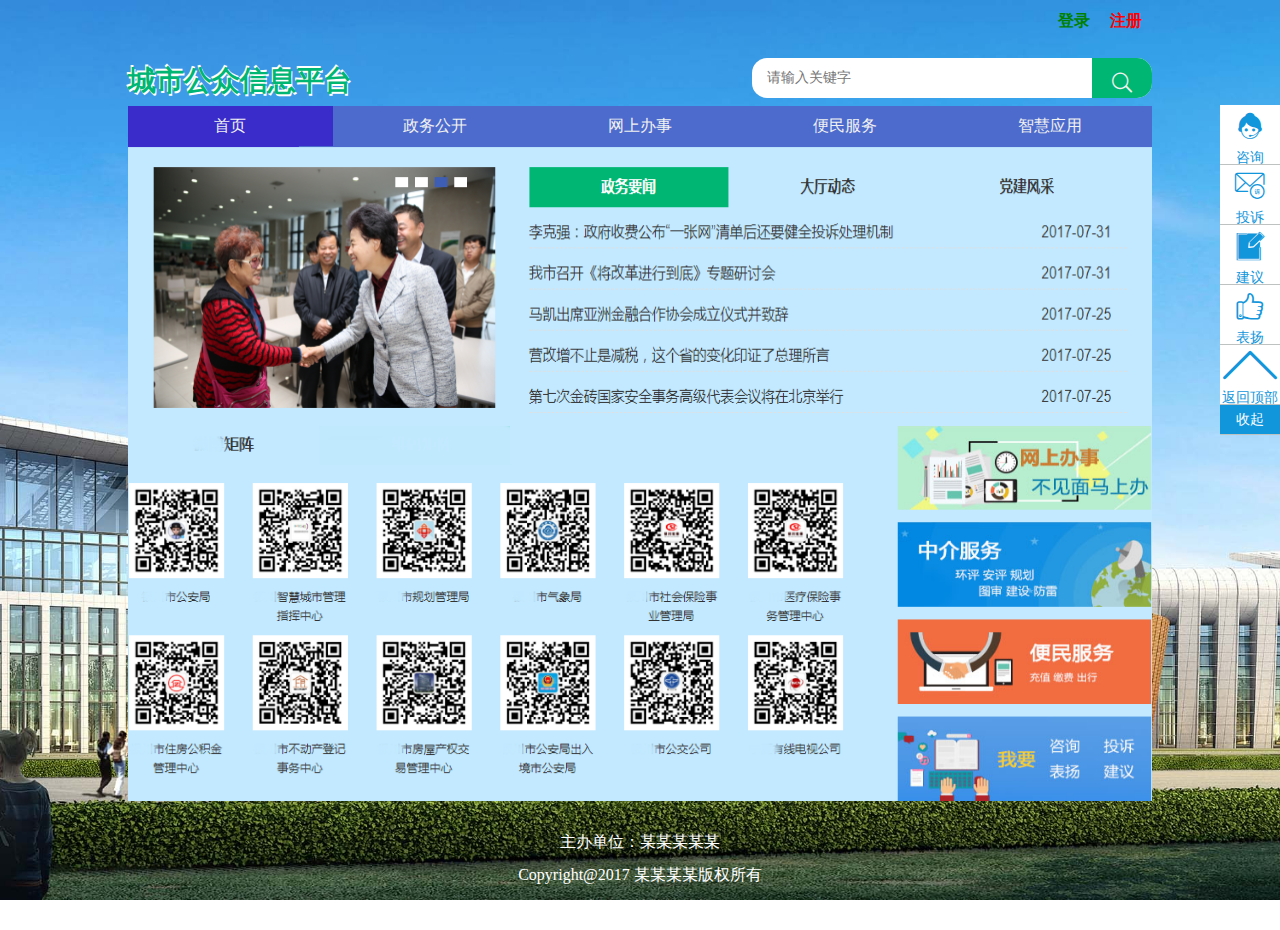
<file: index.html>
<!DOCTYPE html>
<html lang="en">
<head>
    <meta charset="UTF-8">
    <meta http-equiv="X-UA-Compatible" content="IE=edge">
    <meta name="viewport" content="width=device-width, initial-scale=1,user-scalable=0">
    <title>城市公众信息服务</title>
    <link rel="stylesheet" href="lib/bootstrap/css/bootstrap.min.css">
    <link rel="stylesheet" href="lib/font/iconfont.css">
    <link rel="stylesheet" href="css/base.css">
    <link rel="stylesheet" href="css/index.css">
    <!--[if lt IE 9]>
    <script src="lib/html5shiv/html5shiv.min.js"></script>
    <script src="lib/respond/respond.js"></script>
    <![endif]-->
</head>
<body>
<div class="box-wrap">
    <header class="header">
        <div class="login-module">
            <ul class="clearfix">
                <li><a href="javascript:;" class="register">注册</a></li>
                <li><a href="personInfo.html" target="_blank" class="login">登录</a></li>
            </ul>
        </div>
        <div class="header-content clearfix">
            <h1 class="logo">
                <a href="index.html">城市公众信息平台</a>
            </h1>
            <div class="search">
                <input type="text" placeholder="请输入关键字">
                <a href="javascript:;" class="search-icon">
                    <i class="iconfont icon-sousuo"></i>
                </a>
            </div>
        </div>
    </header>
    <div class="sidebar">
        <ul>
            <li class="sidebar-item">
                <i class="iconfont icon-zixun"></i>
                <p>咨询</p>
            </li>
            <li class="sidebar-item">
                <i class="iconfont icon-tousu"></i>
                <p>投诉</p>
            </li>
            <li class="sidebar-item">
                <i class="iconfont icon-jianyi"></i>
                <p>建议</p>
            </li>
            <li class="sidebar-item">
                <i class="iconfont icon-biaoyang"></i>
                <p>表扬</p>
            </li>
            <li class="sidebar-item">
                <i class="iconfont icon-fanhuidingbu"></i>
                <p>返回顶部</p>
            </li>
            <li class="sidebar-item sidebar-hide">收起</li>
        </ul>
    </div>
    <div class="content-wrap">
        <ul class="content-nav clearfix">
            <li class="content-nav-item content-nav-active">首页</li>
            <li class="content-nav-item">政务公开</li>
            <li class="content-nav-item">网上办事</li>
            <li class="content-nav-item">便民服务</li>
            <li class="content-nav-item">智慧应用</li>
        </ul>
        <ul class="nav-item-details">
            <li class="details-item page1 main-active">
                <div class="content">
                    <div class="info">
                        <img src="imgs/01.png" alt="">
                    </div>
                    <div class="service clearfix">
                        <div class="left">
                            <img src="imgs/02.png" alt="">
                        </div>
                        <div class="right">
                            <img src="imgs/03.png" alt="">
                        </div>
                    </div>
                </div>
            </li>
            <li class="details-item page2">
                <img src="imgs/04.png" alt="">
            </li>
            <li class="details-item page3">
                <img src="imgs/05.png" alt="">
            </li>
            <li class="details-item page4">
                <img src="imgs/06.png" alt="">
            </li>
            <li class="details-item page5">
                <ul class="smart clearfix">
                    <li class="smart-item">
                        <div class="smart-item-wrap">
                            <i class="iconfont icon-zhihuijiaotong" style="color:forestgreen"></i>
                            <p class="smart-item-topic">智慧交通</p>
                        </div>
                    </li>
                    <li class="smart-item">
                        <div class="smart-item-wrap">
                            <i class="iconfont icon-yiliao" style="color:orangered"></i>
                            <p class="smart-item-topic">智慧医疗</p>
                        </div>
                    </li>
                    <li class="smart-item">
                        <div class="smart-item-wrap">
                            <i class="iconfont icon-zhihuishequ" style="color:skyblue"></i>
                            <p class="smart-item-topic">智慧社区</p>
                        </div>
                    </li>
                    <li class="smart-item">
                        <div class="smart-item-wrap">
                            <i class="iconfont icon-zhihuijiaoyu" style="color:orange"></i>
                            <p class="smart-item-topic">智慧教育</p>
                        </div>
                    </li>
                </ul>
            </li>
        </ul>
        <div class="page-register"></div>
        <footer class="footer">
            <p>主办单位：某某某某某</p>
            <p>Copyright@2017&nbsp;某某某某版权所有</p>
            <p>备案：某某某某某某</p>
        </footer>
    </div>
</div>
<script src="lib/jquery/jquery.min.js"></script>
<script src="lib/bootstrap/js/bootstrap.min.js"></script>
<script src="js/index.js"></script>
</body>
</html>
</file>
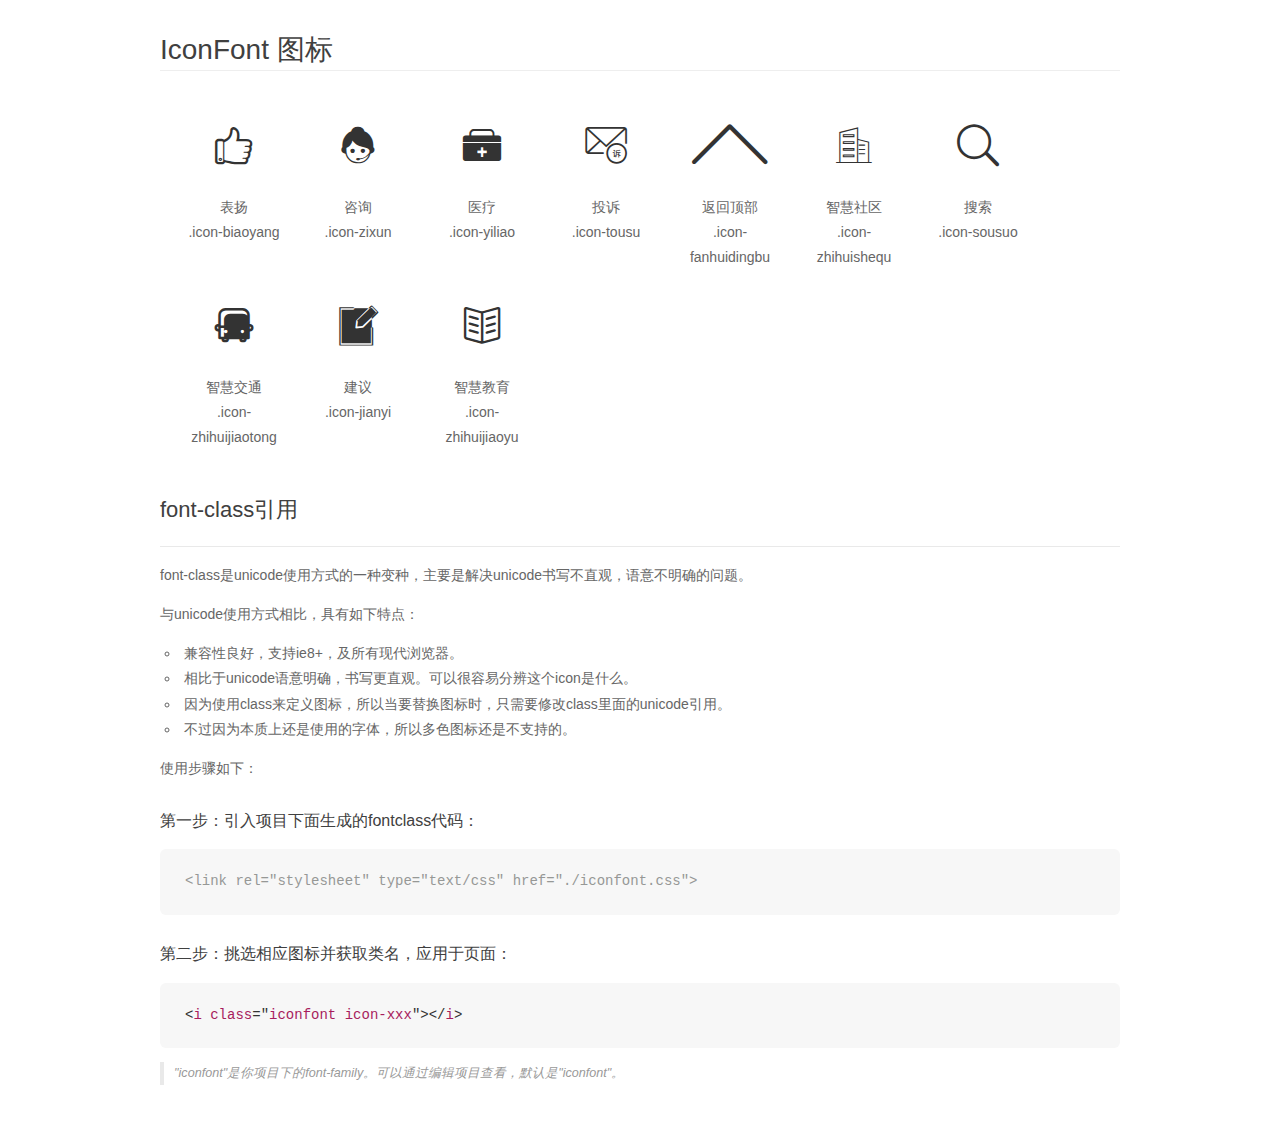
<file: lib/font/demo_fontclass.html>
<!DOCTYPE html>
<html>
<head>
    <meta charset="utf-8"/>
    <title>IconFont</title>
    <link rel="stylesheet" href="demo.css">
    <link rel="stylesheet" href="iconfont.css">
</head>
<body>
<div class="main markdown">
    <h1>IconFont 图标</h1>
    <ul class="icon_lists clear">

        <li>
            <i class="icon iconfont icon-biaoyang"></i>
            <div class="name">表扬</div>
            <div class="fontclass">.icon-biaoyang</div>
        </li>

        <li>
            <i class="icon iconfont icon-zixun"></i>
            <div class="name">咨询</div>
            <div class="fontclass">.icon-zixun</div>
        </li>

        <li>
            <i class="icon iconfont icon-yiliao"></i>
            <div class="name">医疗</div>
            <div class="fontclass">.icon-yiliao</div>
        </li>

        <li>
            <i class="icon iconfont icon-tousu"></i>
            <div class="name">投诉</div>
            <div class="fontclass">.icon-tousu</div>
        </li>

        <li>
            <i class="icon iconfont icon-fanhuidingbu"></i>
            <div class="name">返回顶部</div>
            <div class="fontclass">.icon-fanhuidingbu</div>
        </li>

        <li>
            <i class="icon iconfont icon-zhihuishequ"></i>
            <div class="name">智慧社区</div>
            <div class="fontclass">.icon-zhihuishequ</div>
        </li>

        <li>
            <i class="icon iconfont icon-sousuo"></i>
            <div class="name">搜索</div>
            <div class="fontclass">.icon-sousuo</div>
        </li>

        <li>
            <i class="icon iconfont icon-zhihuijiaotong"></i>
            <div class="name">智慧交通</div>
            <div class="fontclass">.icon-zhihuijiaotong</div>
        </li>

        <li>
            <i class="icon iconfont icon-jianyi"></i>
            <div class="name">建议</div>
            <div class="fontclass">.icon-jianyi</div>
        </li>

        <li>
            <i class="icon iconfont icon-zhihuijiaoyu"></i>
            <div class="name">智慧教育</div>
            <div class="fontclass">.icon-zhihuijiaoyu</div>
        </li>

    </ul>

    <h2 id="font-class-">font-class引用</h2>
    <hr>

    <p>font-class是unicode使用方式的一种变种，主要是解决unicode书写不直观，语意不明确的问题。</p>
    <p>与unicode使用方式相比，具有如下特点：</p>
    <ul>
        <li>兼容性良好，支持ie8+，及所有现代浏览器。</li>
        <li>相比于unicode语意明确，书写更直观。可以很容易分辨这个icon是什么。</li>
        <li>因为使用class来定义图标，所以当要替换图标时，只需要修改class里面的unicode引用。</li>
        <li>不过因为本质上还是使用的字体，所以多色图标还是不支持的。</li>
    </ul>
    <p>使用步骤如下：</p>
    <h3 id="-fontclass-">第一步：引入项目下面生成的fontclass代码：</h3>


    <pre><code class="lang-js hljs javascript"><span class="hljs-comment">&lt;link rel="stylesheet" type="text/css" href="./iconfont.css"&gt;</span></code></pre>
    <h3 id="-">第二步：挑选相应图标并获取类名，应用于页面：</h3>
    <pre><code class="lang-css hljs">&lt;<span class="hljs-selector-tag">i</span> <span
            class="hljs-selector-tag">class</span>="<span class="hljs-selector-tag">iconfont</span> <span
            class="hljs-selector-tag">icon-xxx</span>"&gt;&lt;/<span class="hljs-selector-tag">i</span>&gt;</code></pre>
    <blockquote>
        <p>"iconfont"是你项目下的font-family。可以通过编辑项目查看，默认是"iconfont"。</p>
    </blockquote>
</div>
</body>
</html>
</file>
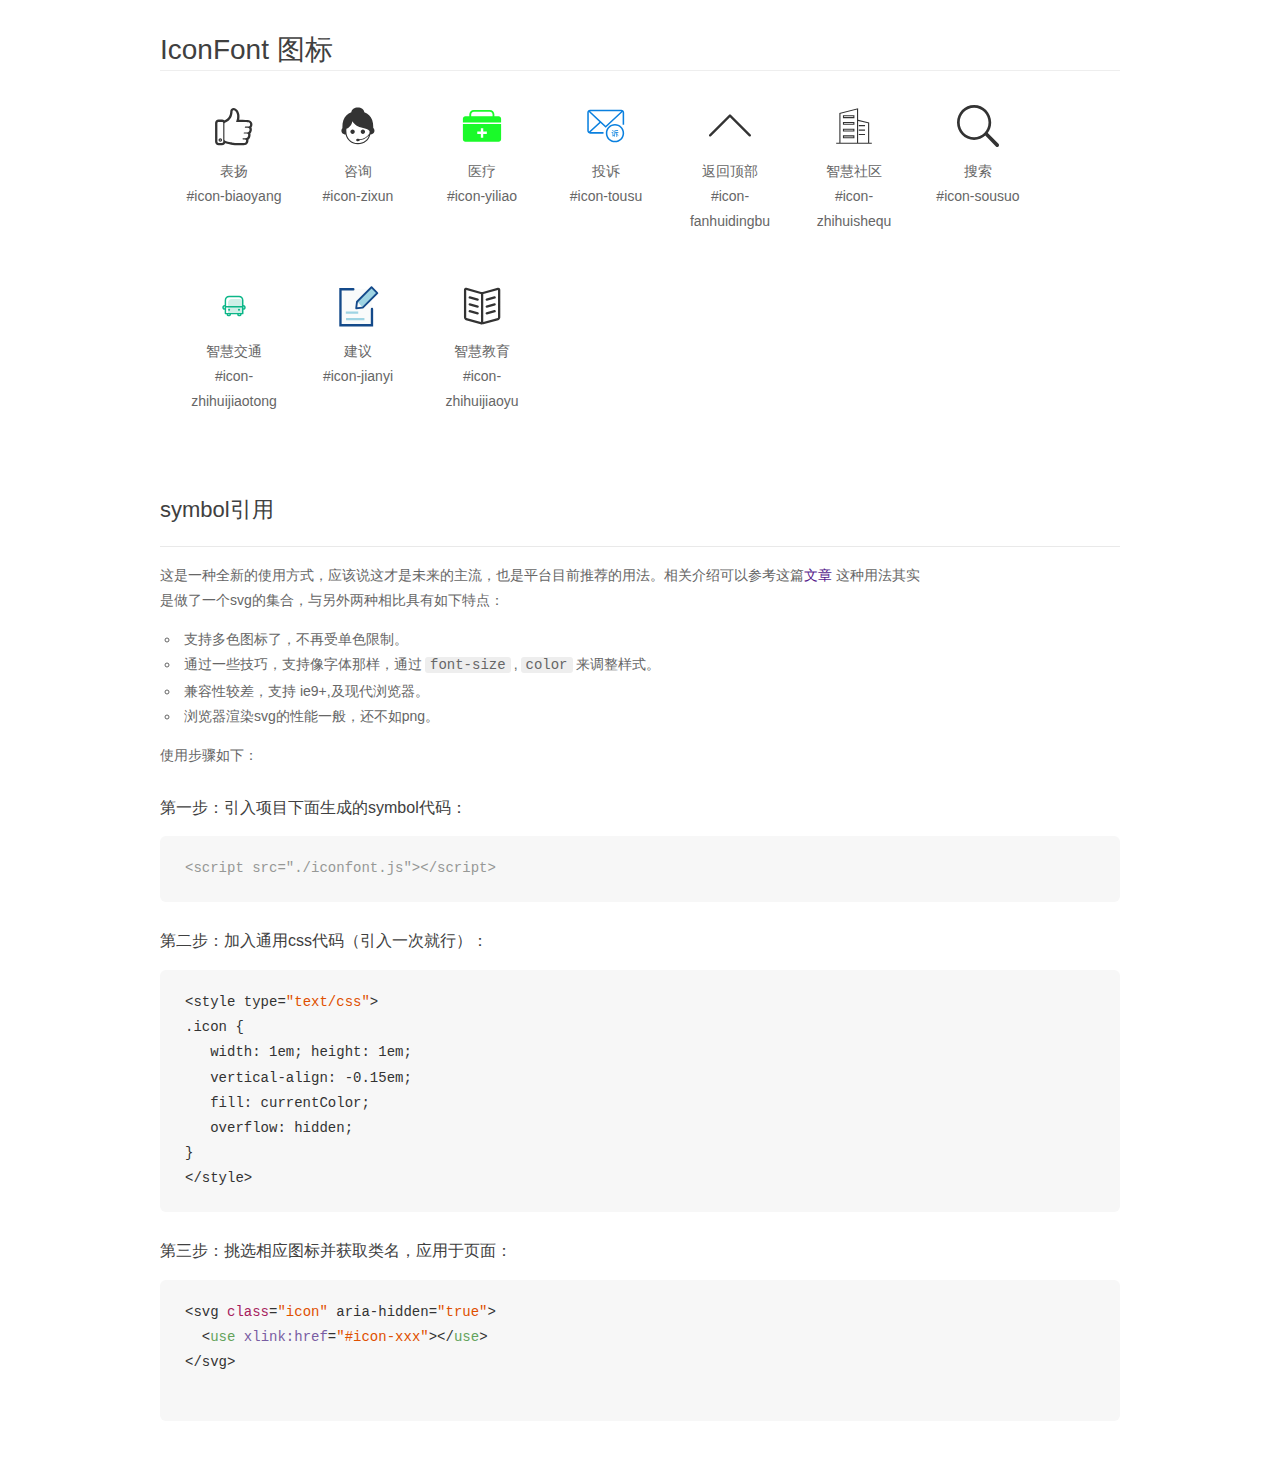
<file: lib/font/demo_symbol.html>
<!DOCTYPE html>
<html>
<head>
    <meta charset="utf-8"/>
    <title>IconFont</title>
    <link rel="stylesheet" href="demo.css">
    <script src="iconfont.js"></script>

    <style type="text/css">
        .icon {
            /* 通过设置 font-size 来改变图标大小 */
            width: 1em;
            height: 1em;
            /* 图标和文字相邻时，垂直对齐 */
            vertical-align: -0.15em;
            /* 通过设置 color 来改变 SVG 的颜色/fill */
            fill: currentColor;
            /* path 和 stroke 溢出 viewBox 部分在 IE 下会显示
               normalize.css 中也包含这行 */
            overflow: hidden;
        }

    </style>
</head>
<body>
<div class="main markdown">
    <h1>IconFont 图标</h1>
    <ul class="icon_lists clear">

        <li>
            <svg class="icon" aria-hidden="true">
                <use xlink:href="#icon-biaoyang"></use>
            </svg>
            <div class="name">表扬</div>
            <div class="fontclass">#icon-biaoyang</div>
        </li>

        <li>
            <svg class="icon" aria-hidden="true">
                <use xlink:href="#icon-zixun"></use>
            </svg>
            <div class="name">咨询</div>
            <div class="fontclass">#icon-zixun</div>
        </li>

        <li>
            <svg class="icon" aria-hidden="true">
                <use xlink:href="#icon-yiliao"></use>
            </svg>
            <div class="name">医疗</div>
            <div class="fontclass">#icon-yiliao</div>
        </li>

        <li>
            <svg class="icon" aria-hidden="true">
                <use xlink:href="#icon-tousu"></use>
            </svg>
            <div class="name">投诉</div>
            <div class="fontclass">#icon-tousu</div>
        </li>

        <li>
            <svg class="icon" aria-hidden="true">
                <use xlink:href="#icon-fanhuidingbu"></use>
            </svg>
            <div class="name">返回顶部</div>
            <div class="fontclass">#icon-fanhuidingbu</div>
        </li>

        <li>
            <svg class="icon" aria-hidden="true">
                <use xlink:href="#icon-zhihuishequ"></use>
            </svg>
            <div class="name">智慧社区</div>
            <div class="fontclass">#icon-zhihuishequ</div>
        </li>

        <li>
            <svg class="icon" aria-hidden="true">
                <use xlink:href="#icon-sousuo"></use>
            </svg>
            <div class="name">搜索</div>
            <div class="fontclass">#icon-sousuo</div>
        </li>

        <li>
            <svg class="icon" aria-hidden="true">
                <use xlink:href="#icon-zhihuijiaotong"></use>
            </svg>
            <div class="name">智慧交通</div>
            <div class="fontclass">#icon-zhihuijiaotong</div>
        </li>

        <li>
            <svg class="icon" aria-hidden="true">
                <use xlink:href="#icon-jianyi"></use>
            </svg>
            <div class="name">建议</div>
            <div class="fontclass">#icon-jianyi</div>
        </li>

        <li>
            <svg class="icon" aria-hidden="true">
                <use xlink:href="#icon-zhihuijiaoyu"></use>
            </svg>
            <div class="name">智慧教育</div>
            <div class="fontclass">#icon-zhihuijiaoyu</div>
        </li>

    </ul>


    <h2 id="symbol-">symbol引用</h2>
    <hr>

    <p>这是一种全新的使用方式，应该说这才是未来的主流，也是平台目前推荐的用法。相关介绍可以参考这篇<a href="">文章</a>
        这种用法其实是做了一个svg的集合，与另外两种相比具有如下特点：</p>
    <ul>
        <li>支持多色图标了，不再受单色限制。</li>
        <li>通过一些技巧，支持像字体那样，通过<code>font-size</code>,<code>color</code>来调整样式。</li>
        <li>兼容性较差，支持 ie9+,及现代浏览器。</li>
        <li>浏览器渲染svg的性能一般，还不如png。</li>
    </ul>
    <p>使用步骤如下：</p>
    <h3 id="-symbol-">第一步：引入项目下面生成的symbol代码：</h3>
    <pre><code class="lang-js hljs javascript"><span class="hljs-comment">&lt;script src="./iconfont.js"&gt;&lt;/script&gt;</span></code></pre>
    <h3 id="-css-">第二步：加入通用css代码（引入一次就行）：</h3>
    <pre><code class="lang-js hljs javascript">&lt;style type=<span class="hljs-string">"text/css"</span>&gt;
.icon {
   width: <span class="hljs-number">1</span>em; height: <span class="hljs-number">1</span>em;
   vertical-align: <span class="hljs-number">-0.15</span>em;
   fill: currentColor;
   overflow: hidden;
}
&lt;<span class="hljs-regexp">/style&gt;</span></code></pre>
    <h3 id="-">第三步：挑选相应图标并获取类名，应用于页面：</h3>
    <pre><code class="lang-js hljs javascript">&lt;svg <span class="hljs-class"><span class="hljs-keyword">class</span></span>=<span
            class="hljs-string">"icon"</span> aria-hidden=<span class="hljs-string">"true"</span>&gt;<span
            class="xml"><span class="hljs-tag">
  &lt;<span class="hljs-name">use</span> <span class="hljs-attr">xlink:href</span>=<span
            class="hljs-string">"#icon-xxx"</span>&gt;</span><span class="hljs-tag">&lt;/<span
            class="hljs-name">use</span>&gt;</span>
</span>&lt;<span class="hljs-regexp">/svg&gt;
        </span></code></pre>
</div>
</body>
</html>
</file>
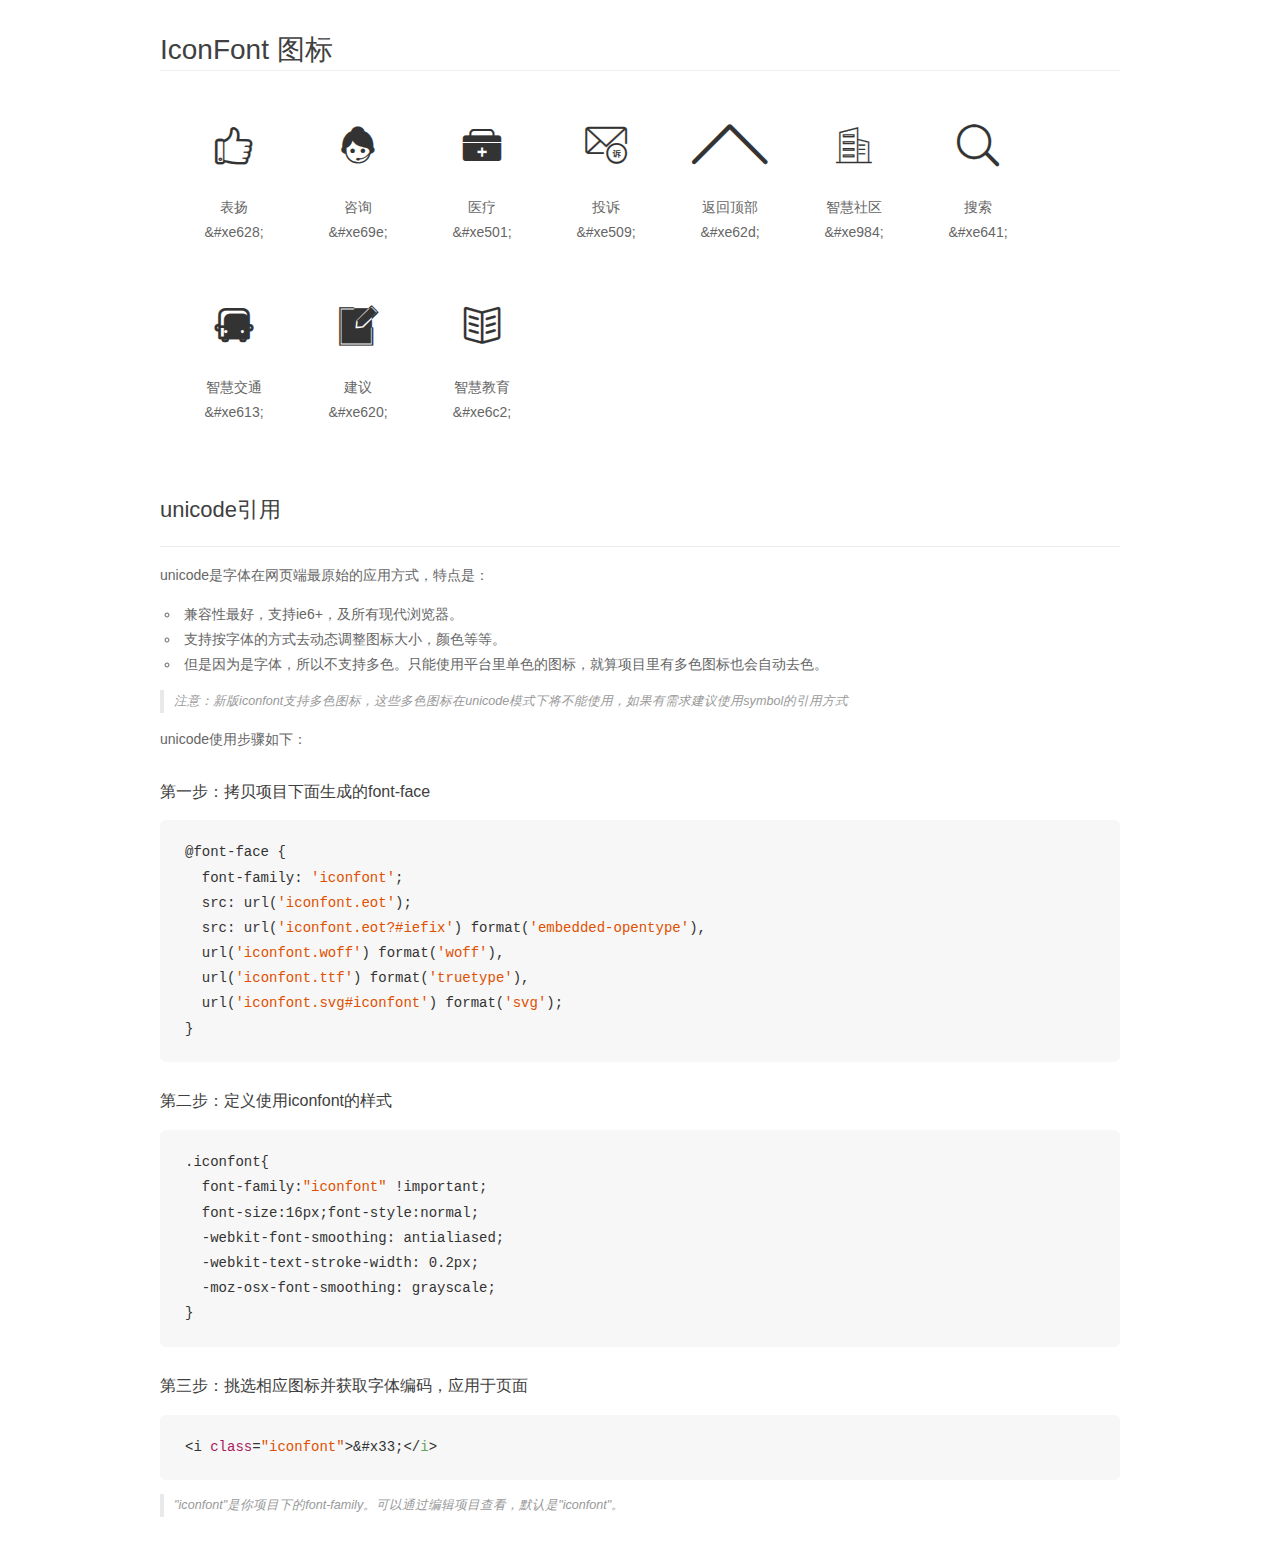
<file: lib/font/demo_unicode.html>
<!DOCTYPE html>
<html>
<head>
    <meta charset="utf-8"/>
    <title>IconFont</title>
    <link rel="stylesheet" href="demo.css">

    <style type="text/css">

        @font-face {
            font-family: "iconfont";
            src: url('iconfont.eot'); /* IE9*/
            src: url('iconfont.eot#iefix') format('embedded-opentype'), /* IE6-IE8 */ url('iconfont.woff') format('woff'), /* chrome, firefox */ url('iconfont.ttf') format('truetype'), /* chrome, firefox, opera, Safari, Android, iOS 4.2+*/ url('iconfont.svg#iconfont') format('svg'); /* iOS 4.1- */
        }

        .iconfont {
            font-family: "iconfont" !important;
            font-size: 16px;
            font-style: normal;
            -webkit-font-smoothing: antialiased;
            -webkit-text-stroke-width: 0.2px;
            -moz-osx-font-smoothing: grayscale;
        }

    </style>
</head>
<body>
<div class="main markdown">
    <h1>IconFont 图标</h1>
    <ul class="icon_lists clear">

        <li>
            <i class="icon iconfont">&#xe628;</i>
            <div class="name">表扬</div>
            <div class="code">&amp;#xe628;</div>
        </li>

        <li>
            <i class="icon iconfont">&#xe69e;</i>
            <div class="name">咨询</div>
            <div class="code">&amp;#xe69e;</div>
        </li>

        <li>
            <i class="icon iconfont">&#xe501;</i>
            <div class="name">医疗</div>
            <div class="code">&amp;#xe501;</div>
        </li>

        <li>
            <i class="icon iconfont">&#xe509;</i>
            <div class="name">投诉</div>
            <div class="code">&amp;#xe509;</div>
        </li>

        <li>
            <i class="icon iconfont">&#xe62d;</i>
            <div class="name">返回顶部</div>
            <div class="code">&amp;#xe62d;</div>
        </li>

        <li>
            <i class="icon iconfont">&#xe984;</i>
            <div class="name">智慧社区</div>
            <div class="code">&amp;#xe984;</div>
        </li>

        <li>
            <i class="icon iconfont">&#xe641;</i>
            <div class="name">搜索</div>
            <div class="code">&amp;#xe641;</div>
        </li>

        <li>
            <i class="icon iconfont">&#xe613;</i>
            <div class="name">智慧交通</div>
            <div class="code">&amp;#xe613;</div>
        </li>

        <li>
            <i class="icon iconfont">&#xe620;</i>
            <div class="name">建议</div>
            <div class="code">&amp;#xe620;</div>
        </li>

        <li>
            <i class="icon iconfont">&#xe6c2;</i>
            <div class="name">智慧教育</div>
            <div class="code">&amp;#xe6c2;</div>
        </li>

    </ul>
    <h2 id="unicode-">unicode引用</h2>
    <hr>

    <p>unicode是字体在网页端最原始的应用方式，特点是：</p>
    <ul>
        <li>兼容性最好，支持ie6+，及所有现代浏览器。</li>
        <li>支持按字体的方式去动态调整图标大小，颜色等等。</li>
        <li>但是因为是字体，所以不支持多色。只能使用平台里单色的图标，就算项目里有多色图标也会自动去色。</li>
    </ul>
    <blockquote>
        <p>注意：新版iconfont支持多色图标，这些多色图标在unicode模式下将不能使用，如果有需求建议使用symbol的引用方式</p>
    </blockquote>
    <p>unicode使用步骤如下：</p>
    <h3 id="-font-face">第一步：拷贝项目下面生成的font-face</h3>
    <pre><code class="lang-js hljs javascript">@font-face {
  font-family: <span class="hljs-string">'iconfont'</span>;
  src: url(<span class="hljs-string">'iconfont.eot'</span>);
  src: url(<span class="hljs-string">'iconfont.eot?#iefix'</span>) format(<span
                class="hljs-string">'embedded-opentype'</span>),
  url(<span class="hljs-string">'iconfont.woff'</span>) format(<span class="hljs-string">'woff'</span>),
  url(<span class="hljs-string">'iconfont.ttf'</span>) format(<span class="hljs-string">'truetype'</span>),
  url(<span class="hljs-string">'iconfont.svg#iconfont'</span>) format(<span class="hljs-string">'svg'</span>);
}
</code></pre>
    <h3 id="-iconfont-">第二步：定义使用iconfont的样式</h3>
    <pre><code class="lang-js hljs javascript">.iconfont{
  font-family:<span class="hljs-string">"iconfont"</span> !important;
  font-size:<span class="hljs-number">16</span>px;font-style:normal;
  -webkit-font-smoothing: antialiased;
  -webkit-text-stroke-width: <span class="hljs-number">0.2</span>px;
  -moz-osx-font-smoothing: grayscale;
}
</code></pre>
    <h3 id="-">第三步：挑选相应图标并获取字体编码，应用于页面</h3>
    <pre><code class="lang-js hljs javascript">&lt;i <span class="hljs-class"><span
            class="hljs-keyword">class</span></span>=<span class="hljs-string">"iconfont"</span>&gt;&amp;#x33;<span
            class="xml"><span class="hljs-tag">&lt;/<span class="hljs-name">i</span>&gt;</span></span></code></pre>

    <blockquote>
        <p>"iconfont"是你项目下的font-family。可以通过编辑项目查看，默认是"iconfont"。</p>
    </blockquote>
</div>


</body>
</html>
</file>
<file: lib/font/iconfont.css>
@font-face {
    font-family: "iconfont";
    src: url('iconfont.eot?t=1501550752004'); /* IE9*/
    src: url('iconfont.eot?t=1501550752004#iefix') format('embedded-opentype'), /* IE6-IE8 */ url('iconfont.woff?t=1501550752004') format('woff'), /* chrome, firefox */ url('iconfont.ttf?t=1501550752004') format('truetype'), /* chrome, firefox, opera, Safari, Android, iOS 4.2+*/ url('iconfont.svg?t=1501550752004#iconfont') format('svg'); /* iOS 4.1- */
}

.iconfont {
    font-family: "iconfont" !important;
    font-size: 16px;
    font-style: normal;
    -webkit-font-smoothing: antialiased;
    -moz-osx-font-smoothing: grayscale;
}

.icon-biaoyang:before {
    content: "\e628";
}

.icon-zixun:before {
    content: "\e69e";
}

.icon-yiliao:before {
    content: "\e501";
}

.icon-tousu:before {
    content: "\e509";
}

.icon-fanhuidingbu:before {
    content: "\e62d";
}

.icon-zhihuishequ:before {
    content: "\e984";
}

.icon-sousuo:before {
    content: "\e641";
}

.icon-zhihuijiaotong:before {
    content: "\e613";
}

.icon-jianyi:before {
    content: "\e620";
}

.icon-zhihuijiaoyu:before {
    content: "\e6c2";
}
</file>
<file: css/index.css>
@charset "UTF-8";
html body {
  position: relative;
  width: 100%;
  min-width: 1250px;
  background: url("../imgs/bg.jpg") no-repeat center center fixed;
  -webkit-background-size: auto 100%;
  background-size: auto 100%;
}
html body .box-wrap {
  width: 100%;
}
html body .box-wrap .header {
  width: 80%;
  margin: 0 auto;
}
html body .box-wrap .header .login-module ul li {
  float: right;
}
html body .box-wrap .header .login-module ul li a {
  display: block;
  font-size: 16px;
  font-weight: 800;
  padding: 10px 10px;
}
html body .box-wrap .header .login-module ul li .login {
  color: green;
}
html body .box-wrap .header .login-module ul li .register {
  color: red;
}
html body .box-wrap .header .header-content .logo {
  float: left;
  margin: 0;
  line-height: 50px;
}
html body .box-wrap .header .header-content .logo a {
  font-size: 28px;
  font-weight: 900;
  color: #00b673;
  text-shadow: 1px 2px 0 #fff, -1px -2px 0 #fff;
}
html body .box-wrap .header .header-content .search {
  float: right;
  line-height: 50px;
  position: relative;
}
html body .box-wrap .header .header-content .search .search-icon {
  display: block;
  position: absolute;
  top: 5px;
  right: 0;
  width: 60px;
  height: 40px;
  border-radius: 0 15px 15px 0;
  background-color: #00b673;
}
html body .box-wrap .header .header-content .search .search-icon .icon-sousuo {
  font-size: 20px;
  color: #f1f1f1;
  margin-left: 20px;
}
html body .box-wrap .header .header-content .search input {
  width: 400px;
  height: 40px;
  border-radius: 15px;
  padding-left: 15px;
}
html body .box-wrap .sidebar {
  position: fixed;
  top: 105px;
  right: 0;
}
html body .box-wrap .sidebar .sidebar-item {
  width: 60px;
  height: 60px;
  text-align: center;
  color: #1296db;
  background-color: #fff;
  border-bottom: 1px solid #bec2c1;
}
html body .box-wrap .sidebar .sidebar-item .iconfont {
  font-size: 30px;
}
html body .box-wrap .sidebar .sidebar-item.sidebar-hide {
  width: 60px;
  height: 30px;
  background-color: #1296db;
  color: #fff;
  line-height: 30px;
}
html body .box-wrap .content-wrap {
  width: 80%;
  margin: 0 auto;
}
html body .box-wrap .content-wrap .content-nav {
  width: 100%;
  margin: 0;
  cursor: pointer;
}
html body .box-wrap .content-wrap .content-nav .content-nav-item {
  float: left;
  width: 20%;
  line-height: 40px;
  text-align: center;
  background-color: #4d6bcd;
  color: #f1f1f1;
  font-size: 16px;
  font-weight: 400;
}
html body .box-wrap .content-wrap .content-nav .content-nav-item.content-nav-active {
  background-color: #392ccb;
}
html body .box-wrap .content-wrap .nav-item-details .details-item {
  display: none;
}
html body .box-wrap .content-wrap .nav-item-details .main-active.details-item {
  display: block;
}
html body .box-wrap .content-wrap .nav-item-details .page1.details-item .content {
  width: 100%;
  background-color: #c2e9ff;
}
html body .box-wrap .content-wrap .nav-item-details .page1.details-item .content .info {
  width: 100%;
  height: 280px;
}
html body .box-wrap .content-wrap .nav-item-details .page1.details-item .content .info img {
  width: 100%;
  height: 100%;
  overflow: hidden;
}
html body .box-wrap .content-wrap .nav-item-details .page1.details-item .content .service .left {
  float: left;
  width: 70%;
}
html body .box-wrap .content-wrap .nav-item-details .page1.details-item .content .service .left img {
  width: 100%;
  overflow: hidden;
}
html body .box-wrap .content-wrap .nav-item-details .page1.details-item .content .service .right {
  float: right;
  width: 25%;
}
html body .box-wrap .content-wrap .nav-item-details .page1.details-item .content .service .right img {
  width: 100%;
  overflow: hidden;
}
html body .box-wrap .content-wrap .nav-item-details .page2.details-item img {
  width: 100%;
  overflow: hidden;
}
html body .box-wrap .content-wrap .nav-item-details .page3.details-item img {
  width: 100%;
  overflow: hidden;
}
html body .box-wrap .content-wrap .nav-item-details .page4.details-item img {
  width: 100%;
  overflow: hidden;
}
html body .box-wrap .content-wrap .nav-item-details .page5.details-item {
  min-height: 500px;
  background: url("../imgs/smartCity.jpg") no-repeat center / cover;
}
html body .box-wrap .content-wrap .nav-item-details .page5.details-item .smart .smart-item {
  width: 33.3%;
  height: 200px;
  float: left;
  margin: 20px 0;
  cursor: pointer;
}
html body .box-wrap .content-wrap .nav-item-details .page5.details-item .smart .smart-item .smart-item-wrap {
  width: 200px;
  height: 200px;
  border-radius: 50%;
  background-color: #fff;
  line-height: 200px;
  text-align: center;
  margin: 0 auto;
  position: relative;
}
html body .box-wrap .content-wrap .nav-item-details .page5.details-item .smart .smart-item .smart-item-wrap .iconfont {
  font-size: 60px;
}
html body .box-wrap .content-wrap .nav-item-details .page5.details-item .smart .smart-item .smart-item-wrap .smart-item-topic {
  font-size: 16px;
  position: absolute;
  top: 45px;
  left: 69px;
}
html body .box-wrap .content-wrap .page-register img {
  width: 100%;
  overflow: hidden;
}
html body .box-wrap .content-wrap .footer {
  width: 80%;
  margin: 0 auto;
  text-align: center;
  color: #fff;
  font-weight: 400;
  font-size: 16px;
  margin-top: 30px;
}
</file>
<file: css/base.css>
@charset "UTF-8";
/*reset css  重置默认的一些样式  浏览器子自带的  目的是保持各种终端显示一致*/
/*所有的标签和伪类  before after*/
*,
::before,
::after {
    padding: 0;
    margin: 0;

    /*在移动端特殊的设置*/
    /*清除点击高亮效果*/
    -webkit-tap-highlight-color: transparent;
    /*设置所有的盒子的宽度以边框开始计算*/
    /*-webkit-box-sizing: border-box;*/
    /*要兼容 webkit 浏览器内核厂商 这种情况一般是老的移动端浏览器*/
    /*box-sizing: border-box;*/
}

body {
    font-size: 14px;
    color: #333;
    font-family: "MicroSoft YaHei", "sans-serif"; /*是设备默认的字体*/
}

ul, ol {
    list-style: none;
}

a {
    text-decoration: none;
    color: #333;
}

a:hover {
    color: #333;
    text-decoration: none;
}

input, textarea {
    border: none;
    outline: none;
    resize: none;
    /*特殊的属性定义  清除浏览器给input自带的样式*/
    -webkit-appearance: none; /*组件默认的样式空*/
}

/*common css  也就是我们公用的css*/
.f_left {
    float: left;
}

.f_right {
    float: right;
}

.clearfix::after,
.clearfix::before {
    content: ".";
    line-height: 0;
    height: 0;
    display: block;
    visibility: hidden;
    clear: both;
}

.m_r10 {
    margin-right: 10px;
}

.m_l10 {
    margin-left: 10px;
}

.m_t10 {
    margin-top: 10px;
}

.m_b10 {
    margin-bottom: 10px;
}

.mianColor {
    color: #d8505c;
}
</file>
<file: lib/font/demo.css>
* {
    margin: 0;
    padding: 0;
    list-style: none;
}
/*
KISSY CSS Reset
理念：1. reset 的目的不是清除浏览器的默认样式，这仅是部分工作。清除和重置是紧密不可分的。
2. reset 的目的不是让默认样式在所有浏览器下一致，而是减少默认样式有可能带来的问题。
3. reset 期望提供一套普适通用的基础样式。但没有银弹，推荐根据具体需求，裁剪和修改后再使用。
特色：1. 适应中文；2. 基于最新主流浏览器。
维护：玉伯<lifesinger@gmail.com>, 正淳<ragecarrier@gmail.com>
 */

/** 清除内外边距 **/
body, h1, h2, h3, h4, h5, h6, hr, p, blockquote, /* structural elements 结构元素 */
dl, dt, dd, ul, ol, li, /* list elements 列表元素 */
pre, /* text formatting elements 文本格式元素 */
form, fieldset, legend, button, input, textarea, /* form elements 表单元素 */
th, td /* table elements 表格元素 */
{
    margin: 0;
    padding: 0;
}

/** 设置默认字体 **/
body,
button, input, select, textarea /* for ie */
{
    font: 12px/1.5 tahoma, arial, \5b8b\4f53, sans-serif;
}

h1, h2, h3, h4, h5, h6 {
    font-size: 100%;
}

address, cite, dfn, em, var {
    font-style: normal;
}

/* 将斜体扶正 */
code, kbd, pre, samp {
    font-family: courier new, courier, monospace;
}

/* 统一等宽字体 */
small {
    font-size: 12px;
}

/* 小于 12px 的中文很难阅读，让 small 正常化 */

/** 重置列表元素 **/
ul, ol {
    list-style: none;
}

/** 重置文本格式元素 **/
a {
    text-decoration: none;
}

a:hover {
    text-decoration: underline;
}


/** 重置表单元素 **/
legend {
    color: #000;
}

/* for ie6 */
fieldset, img {
    border: 0;
}

/* img 搭车：让链接里的 img 无边框 */
button, input, select, textarea {
    font-size: 100%;
}

/* 使得表单元素在 ie 下能继承字体大小 */
/* 注：optgroup 无法扶正 */

/** 重置表格元素 **/
table {
    border-collapse: collapse;
    border-spacing: 0;
}

/* 清除浮动 */
.ks-clear:after, .clear:after {
    content: '\20';
    display: block;
    height: 0;
    clear: both;
}
.ks-clear, .clear {
    *zoom: 1;
}

.main {
    padding: 30px 100px;
    width: 960px;
    margin: 0 auto;
}

.main h1 {
    font-size: 36px;
    color: #333;
    text-align: left;
    margin-bottom: 30px;
    border-bottom: 1px solid #eee;
}

.helps {
    margin-top: 40px;
}

.helps pre {
    padding: 20px;
    margin: 10px 0;
    border: solid 1px #e7e1cd;
    background-color: #fffdef;
    overflow: auto;
}

.icon_lists {
    width: 100% !important;

}

.icon_lists li {
    float: left;
    width: 100px;
    height: 180px;
    text-align: center;
    list-style: none !important;
}

.icon_lists .icon {
    font-size: 42px;
    line-height: 100px;
    margin: 10px 0;
    color: #333;
    -webkit-transition: font-size 0.25s ease-out 0s;
    -moz-transition: font-size 0.25s ease-out 0s;
    transition: font-size 0.25s ease-out 0s;

}

.icon_lists .icon:hover {
    font-size: 100px;
}

.markdown {
    color: #666;
    font-size: 14px;
    line-height: 1.8;
}

.highlight {
    line-height: 1.5;
}

.markdown img {
    vertical-align: middle;
    max-width: 100%;
}

.markdown h1 {
    color: #404040;
    font-weight: 500;
    line-height: 40px;
    margin-bottom: 24px;
}

.markdown h2,
.markdown h3,
.markdown h4,
.markdown h5,
.markdown h6 {
    color: #404040;
    margin: 1.6em 0 0.6em 0;
    font-weight: 500;
    clear: both;
}

.markdown h1 {
    font-size: 28px;
}

.markdown h2 {
    font-size: 22px;
}

.markdown h3 {
    font-size: 16px;
}

.markdown h4 {
    font-size: 14px;
}

.markdown h5 {
    font-size: 12px;
}

.markdown h6 {
    font-size: 12px;
}

.markdown hr {
    height: 1px;
    border: 0;
    background: #e9e9e9;
    margin: 16px 0;
    clear: both;
}

.markdown p,
.markdown pre {
    margin: 1em 0;
}

.markdown > p,
.markdown > blockquote,
.markdown > .highlight,
.markdown > ol,
.markdown > ul {
    width: 80%;
}

.markdown ul > li {
    list-style: circle;
}

.markdown > ul li,
.markdown blockquote ul > li {
    margin-left: 20px;
    padding-left: 4px;
}

.markdown > ul li p,
.markdown > ol li p {
    margin: 0.6em 0;
}

.markdown ol > li {
    list-style: decimal;
}

.markdown > ol li,
.markdown blockquote ol > li {
    margin-left: 20px;
    padding-left: 4px;
}

.markdown code {
    margin: 0 3px;
    padding: 0 5px;
    background: #eee;
    border-radius: 3px;
}

.markdown pre {
    border-radius: 6px;
    background: #f7f7f7;
    padding: 20px;
}

.markdown pre code {
    border: none;
    background: #f7f7f7;
    margin: 0;
}

.markdown strong,
.markdown b {
    font-weight: 600;
}

.markdown > table {
    border-collapse: collapse;
    border-spacing: 0px;
    empty-cells: show;
    border: 1px solid #e9e9e9;
    width: 95%;
    margin-bottom: 24px;
}

.markdown > table th {
    white-space: nowrap;
    color: #333;
    font-weight: 600;

}

.markdown > table th,
.markdown > table td {
    border: 1px solid #e9e9e9;
    padding: 8px 16px;
    text-align: left;
}

.markdown > table th {
    background: #F7F7F7;
}

.markdown blockquote {
    font-size: 90%;
    color: #999;
    border-left: 4px solid #e9e9e9;
    padding-left: 0.8em;
    margin: 1em 0;
    font-style: italic;
}

.markdown blockquote p {
    margin: 0;
}

.markdown .anchor {
    opacity: 0;
    transition: opacity 0.3s ease;
    margin-left: 8px;
}

.markdown .waiting {
    color: #ccc;
}

.markdown h1:hover .anchor,
.markdown h2:hover .anchor,
.markdown h3:hover .anchor,
.markdown h4:hover .anchor,
.markdown h5:hover .anchor,
.markdown h6:hover .anchor {
    opacity: 1;
    display: inline-block;
}

.markdown > br,
.markdown > p > br {
    clear: both;
}


.hljs {
    display: block;
    background: white;
    padding: 0.5em;
    color: #333333;
    overflow-x: auto;
}

.hljs-comment,
.hljs-meta {
    color: #969896;
}

.hljs-string,
.hljs-variable,
.hljs-template-variable,
.hljs-strong,
.hljs-emphasis,
.hljs-quote {
    color: #df5000;
}

.hljs-keyword,
.hljs-selector-tag,
.hljs-type {
    color: #a71d5d;
}

.hljs-literal,
.hljs-symbol,
.hljs-bullet,
.hljs-attribute {
    color: #0086b3;
}

.hljs-section,
.hljs-name {
    color: #63a35c;
}

.hljs-tag {
    color: #333333;
}

.hljs-title,
.hljs-attr,
.hljs-selector-id,
.hljs-selector-class,
.hljs-selector-attr,
.hljs-selector-pseudo {
    color: #795da3;
}

.hljs-addition {
    color: #55a532;
    background-color: #eaffea;
}

.hljs-deletion {
    color: #bd2c00;
    background-color: #ffecec;
}

.hljs-link {
    text-decoration: underline;
}

pre {
    background: #fff;
}
</file>
